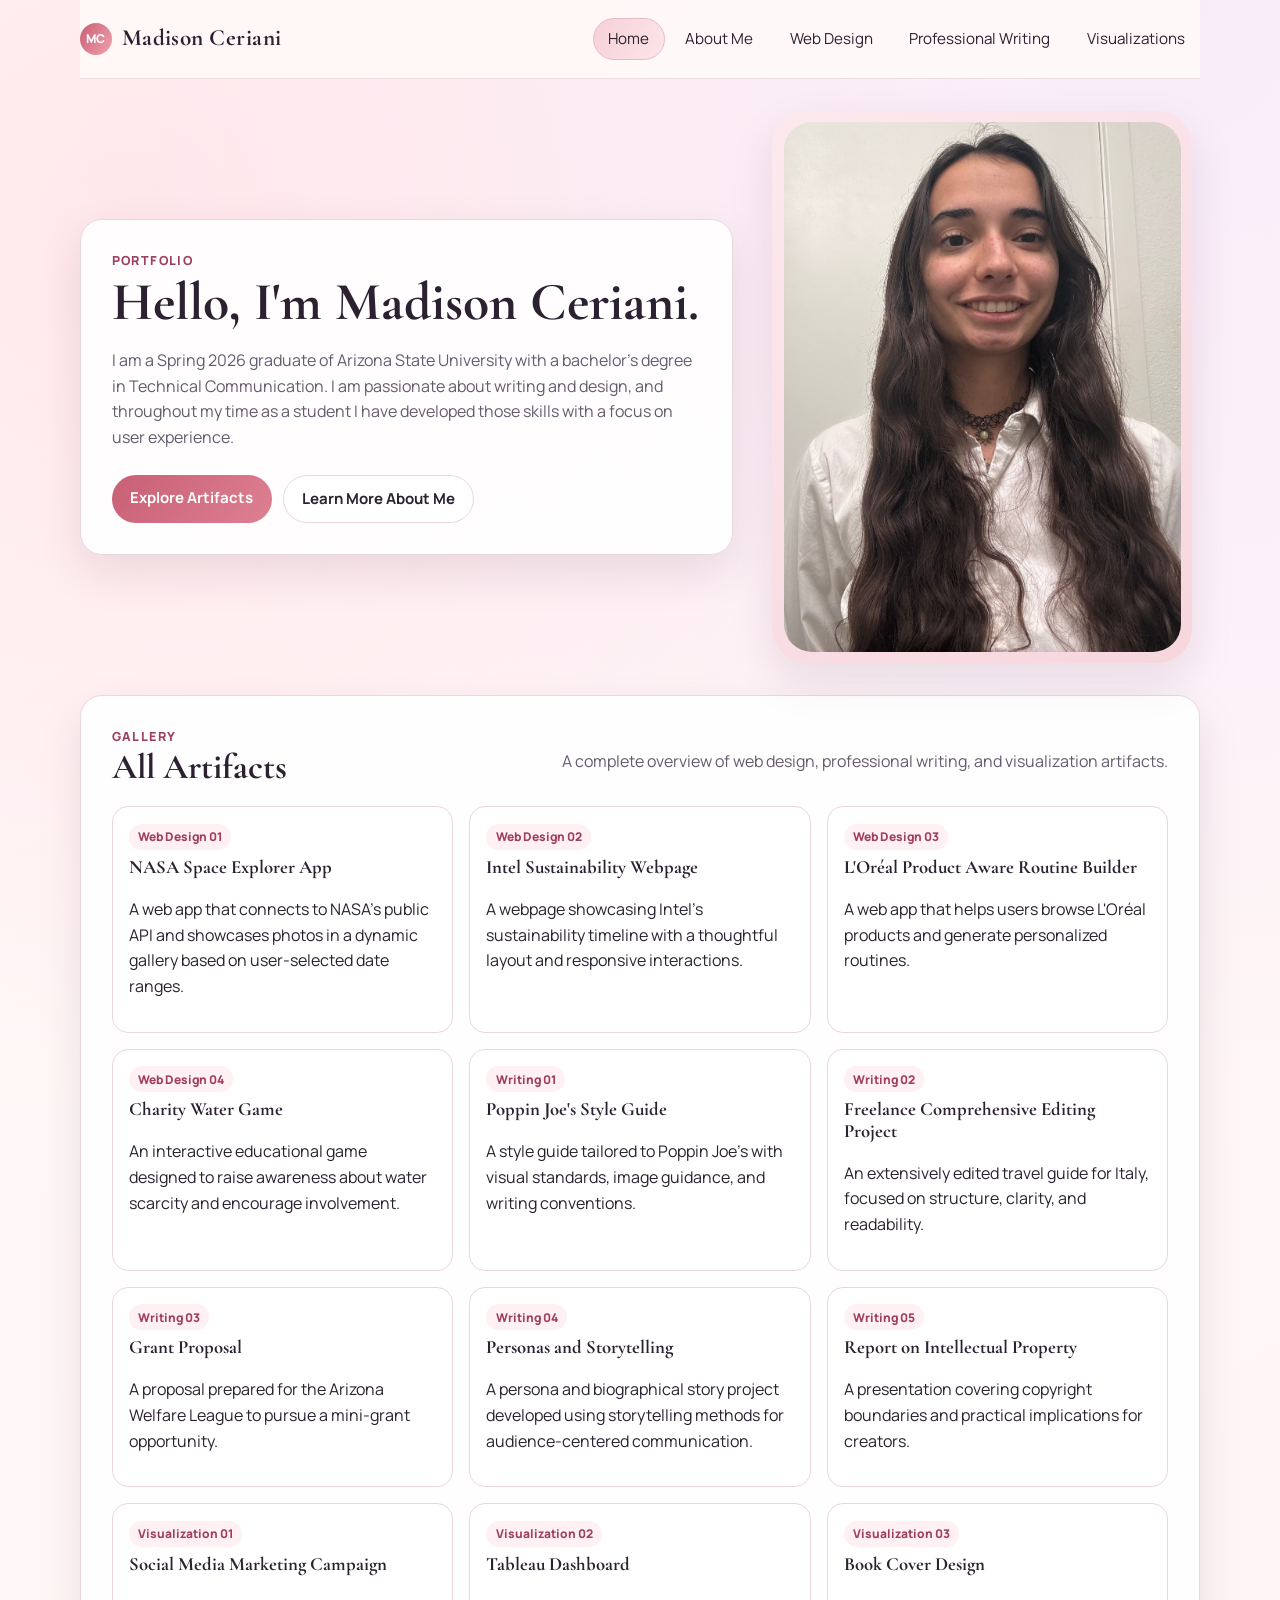
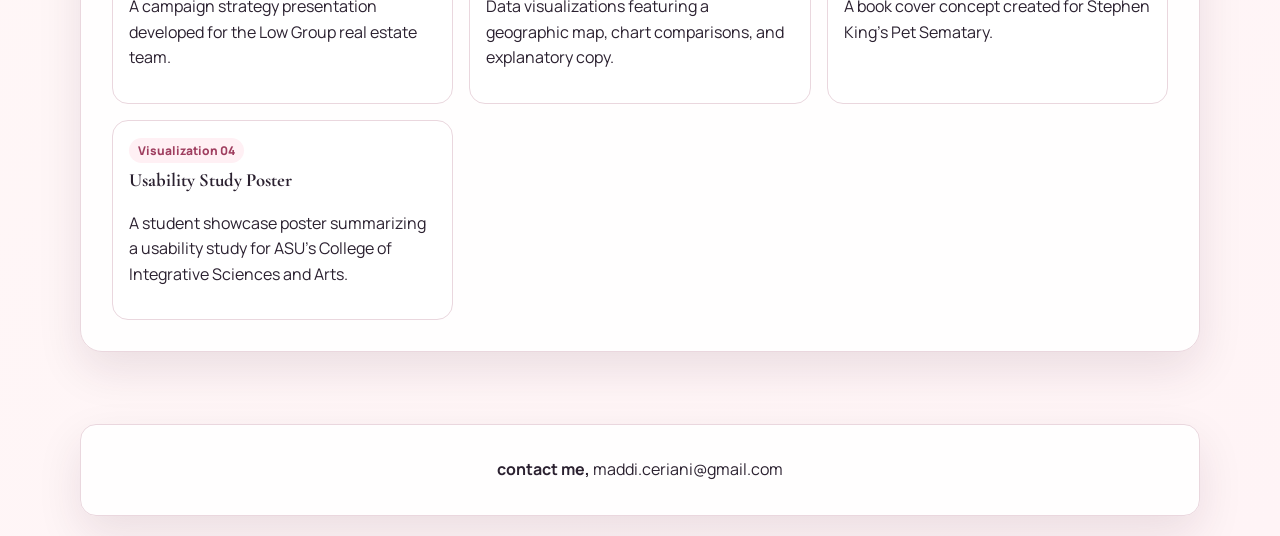
<file: index.html>
<!DOCTYPE html>
<html lang="en">
<head>
  <meta charset="UTF-8">
  <meta name="viewport" content="width=device-width, initial-scale=1.0">
  <title>Madison Ceriani Portfolio | Home</title>
  <link rel="preconnect" href="https://fonts.googleapis.com">
  <link rel="preconnect" href="https://fonts.gstatic.com" crossorigin>
  <link href="https://fonts.googleapis.com/css2?family=Cormorant+Garamond:wght@500;600;700&family=Manrope:wght@400;500;600;700;800&display=swap" rel="stylesheet">
  <link rel="stylesheet" href="assets/css/styles.css">
</head>
<body>
  <div class="page-shell">
    <header class="site-header content-wrap">
      <a class="brand" href="index.html" aria-label="Madison Ceriani portfolio home">
        <span class="brand-mark">MC</span>
        Madison Ceriani
      </a>
      <nav class="nav-links" aria-label="Primary navigation">
        <a class="active" href="index.html">Home</a>
        <a href="about.html">About Me</a>
        <a href="web-design.html">Web Design</a>
        <a href="writing.html">Professional Writing</a>
        <a href="visualizations.html">Visualizations</a>
      </nav>
    </header>

    <main class="content-wrap">
      <section class="hero">
        <div class="hero-panel">
          <div class="eyebrow">Portfolio</div>
          <h1>Hello, I'm Madison Ceriani.</h1>
          <p class="lede">I am a Spring 2026 graduate of Arizona State University with a bachelor's degree in Technical Communication. I am passionate about writing and design, and throughout my time as a student I have developed those skills with a focus on user experience.</p>
          <div class="hero-actions" style="margin-top: 1.5rem;">
            <a class="button" href="web-design.html">Explore Artifacts</a>
            <a class="button-secondary" href="about.html">Learn More About Me</a>
          </div>
        </div>
        <div class="hero-visual">
          <div class="photo-frame">
            <img src="IMG_9565.jpg" alt="Portrait of Madison Ceriani">
          </div>
        </div>
      </section>

      <section class="section-panel">
        <div class="section-head">
          <div>
            <div class="eyebrow">Gallery</div>
            <h2>All Artifacts</h2>
          </div>
          <p class="section-copy">A complete overview of web design, professional writing, and visualization artifacts.</p>
        </div>

        <div class="gallery-grid">
          <article class="gallery-item">
            <div class="tag">Web Design 01</div>
            <h3>NASA Space Explorer App</h3>
            <p>A web app that connects to NASA's public API and showcases photos in a dynamic gallery based on user-selected date ranges.</p>
          </article>
          <article class="gallery-item">
            <div class="tag">Web Design 02</div>
            <h3>Intel Sustainability Webpage</h3>
            <p>A webpage showcasing Intel's sustainability timeline with a thoughtful layout and responsive interactions.</p>
          </article>
          <article class="gallery-item">
            <div class="tag">Web Design 03</div>
            <h3>L'Oréal Product Aware Routine Builder</h3>
            <p>A web app that helps users browse L'Oréal products and generate personalized routines.</p>
          </article>
          <article class="gallery-item">
            <div class="tag">Web Design 04</div>
            <h3>Charity Water Game</h3>
            <p>An interactive educational game designed to raise awareness about water scarcity and encourage involvement.</p>
          </article>
          <article class="gallery-item">
            <div class="tag">Writing 01</div>
            <h3>Poppin Joe's Style Guide</h3>
            <p>A style guide tailored to Poppin Joe's with visual standards, image guidance, and writing conventions.</p>
          </article>
          <article class="gallery-item">
            <div class="tag">Writing 02</div>
            <h3>Freelance Comprehensive Editing Project</h3>
            <p>An extensively edited travel guide for Italy, focused on structure, clarity, and readability.</p>
          </article>
          <article class="gallery-item">
            <div class="tag">Writing 03</div>
            <h3>Grant Proposal</h3>
            <p>A proposal prepared for the Arizona Welfare League to pursue a mini-grant opportunity.</p>
          </article>
          <article class="gallery-item">
            <div class="tag">Writing 04</div>
            <h3>Personas and Storytelling</h3>
            <p>A persona and biographical story project developed using storytelling methods for audience-centered communication.</p>
          </article>
          <article class="gallery-item">
            <div class="tag">Writing 05</div>
            <h3>Report on Intellectual Property</h3>
            <p>A presentation covering copyright boundaries and practical implications for creators.</p>
          </article>
          <article class="gallery-item">
            <div class="tag">Visualization 01</div>
            <h3>Social Media Marketing Campaign</h3>
            <p>A campaign strategy presentation developed for the Low Group real estate team.</p>
          </article>
          <article class="gallery-item">
            <div class="tag">Visualization 02</div>
            <h3>Tableau Dashboard</h3>
            <p>Data visualizations featuring a geographic map, chart comparisons, and explanatory copy.</p>
          </article>
          <article class="gallery-item">
            <div class="tag">Visualization 03</div>
            <h3>Book Cover Design</h3>
            <p>A book cover concept created for Stephen King's Pet Sematary.</p>
          </article>
          <article class="gallery-item">
            <div class="tag">Visualization 04</div>
            <h3>Usability Study Poster</h3>
            <p>A student showcase poster summarizing a usability study for ASU's College of Integrative Sciences and Arts.</p>
          </article>
        </div>
      </section>
    </main>

    <footer class="site-footer">
      <div class="footer-panel content-wrap">
        <p><strong>contact me,</strong> maddi.ceriani@gmail.com</p>
      </div>
    </footer>
  </div>
</body>
</html>
</file>
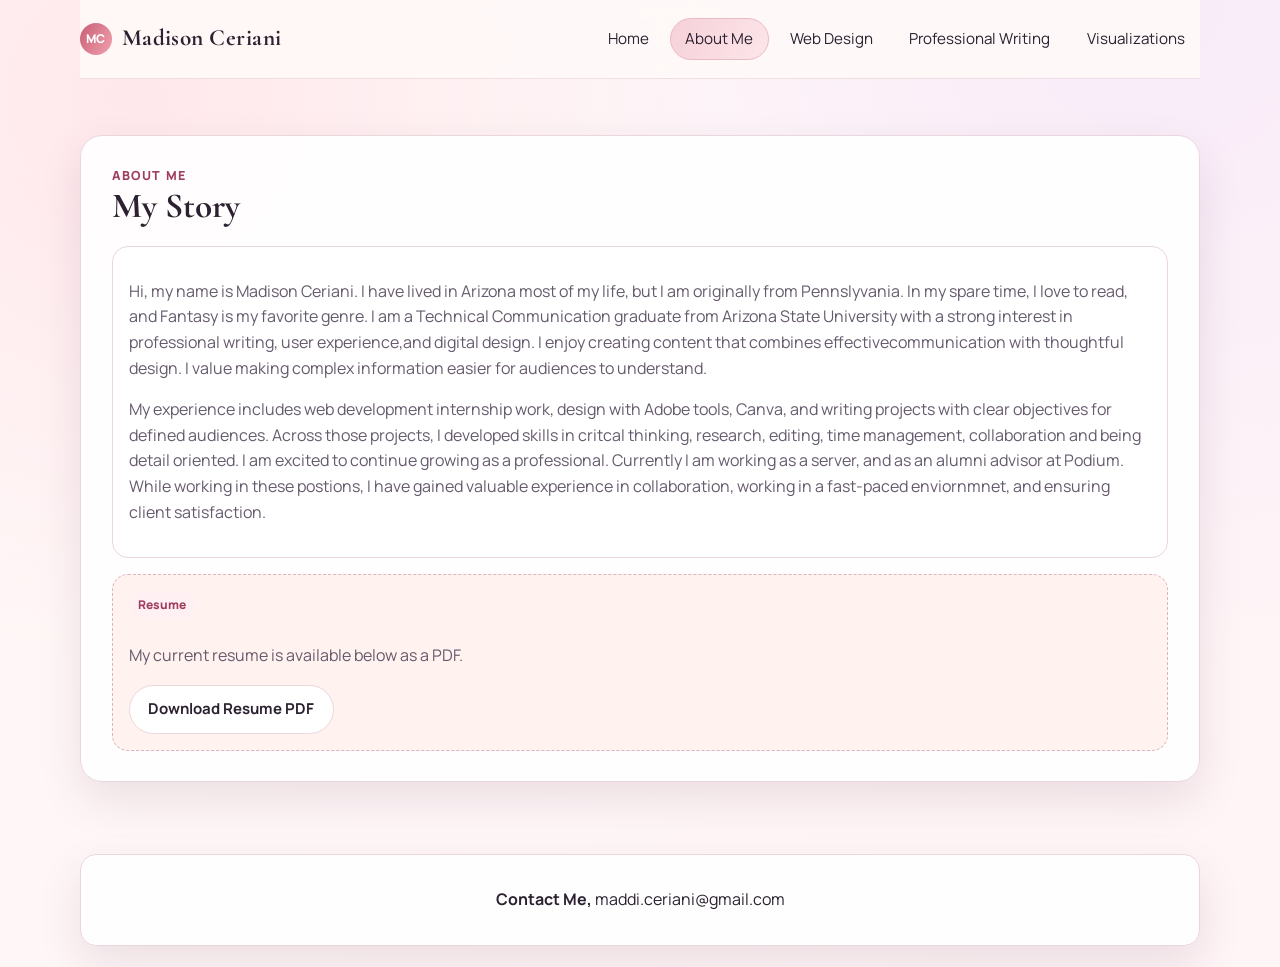
<file: about.html>
<!DOCTYPE html>
<html lang="en">
<head>
  <meta charset="UTF-8">
  <meta name="viewport" content="width=device-width, initial-scale=1.0">
  <title>Madison Ceriani Portfolio | About Me</title>
  <link rel="preconnect" href="https://fonts.googleapis.com">
  <link rel="preconnect" href="https://fonts.gstatic.com" crossorigin>
  <link href="https://fonts.googleapis.com/css2?family=Cormorant+Garamond:wght@500;600;700&family=Manrope:wght@400;500;600;700;800&display=swap" rel="stylesheet">
  <link rel="stylesheet" href="assets/css/styles.css">
</head>
<body>
  <div class="page-shell">
    <header class="site-header content-wrap">
      <a class="brand" href="index.html" aria-label="Madison Ceriani portfolio home">
        <span class="brand-mark">MC</span>
        Madison Ceriani
      </a>
      <nav class="nav-links" aria-label="Primary navigation">
        <a href="index.html">Home</a>
        <a class="active" href="about.html">About Me</a>
        <a href="web-design.html">Web Design</a>
        <a href="writing.html">Professional Writing</a>
        <a href="visualizations.html">Visualizations</a>
      </nav>
    </header>

    <main class="content-wrap">
      <section class="section-panel">
        <div class="section-head">
          <div>
            <div class="eyebrow">About Me</div>
            <h2>My Story</h2>
          </div>
        </div>

        <article class="artifact-card" style="grid-column: span 12; margin-bottom: 1rem;">
          <p class="artifact-meta">Hi, my name is Madison Ceriani. I have lived in Arizona most of my life, but I am originally from Pennslyvania. In my spare time, I love to read, and Fantasy is my favorite genre. I am a Technical Communication graduate from Arizona State University with a strong interest in professional writing, user experience,and digital design. I enjoy creating content that combines effectivecommunication with thoughtful design. I value making complex information easier for audiences to understand.</p>
          <p class="artifact-meta">My experience includes web development internship work, design with Adobe tools, Canva, and writing projects with clear objectives for defined audiences. Across those projects, I developed skills in critcal thinking, research, editing, time management, collaboration and being detail oriented. I am excited to continue growing as a professional. Currently I am working as a server, and as an alumni advisor at Podium. While working in these postions, I have gained valuable experience in collaboration, working in a fast-paced enviornmnet, and ensuring client satisfaction. </p>
        </article>

        <section class="resume-slot">
          <div class="tag">Resume</div>
          <h3 style="margin-top: 0.2rem;"></h3>
          <p class="artifact-meta">My current resume is available below as a PDF.</p>
          <div class="resume-actions">
            <a class="button-secondary" href="My%20new%20resume.pdf" download>Download Resume PDF</a>
          </div>
        </section>
      </section>
    </main>

    <footer class="site-footer">
      <div class="footer-panel content-wrap">
        <p><strong>Contact Me,</strong> maddi.ceriani@gmail.com</p>
      </div>
    </footer>
  </div>
</body>
</html>
</file>
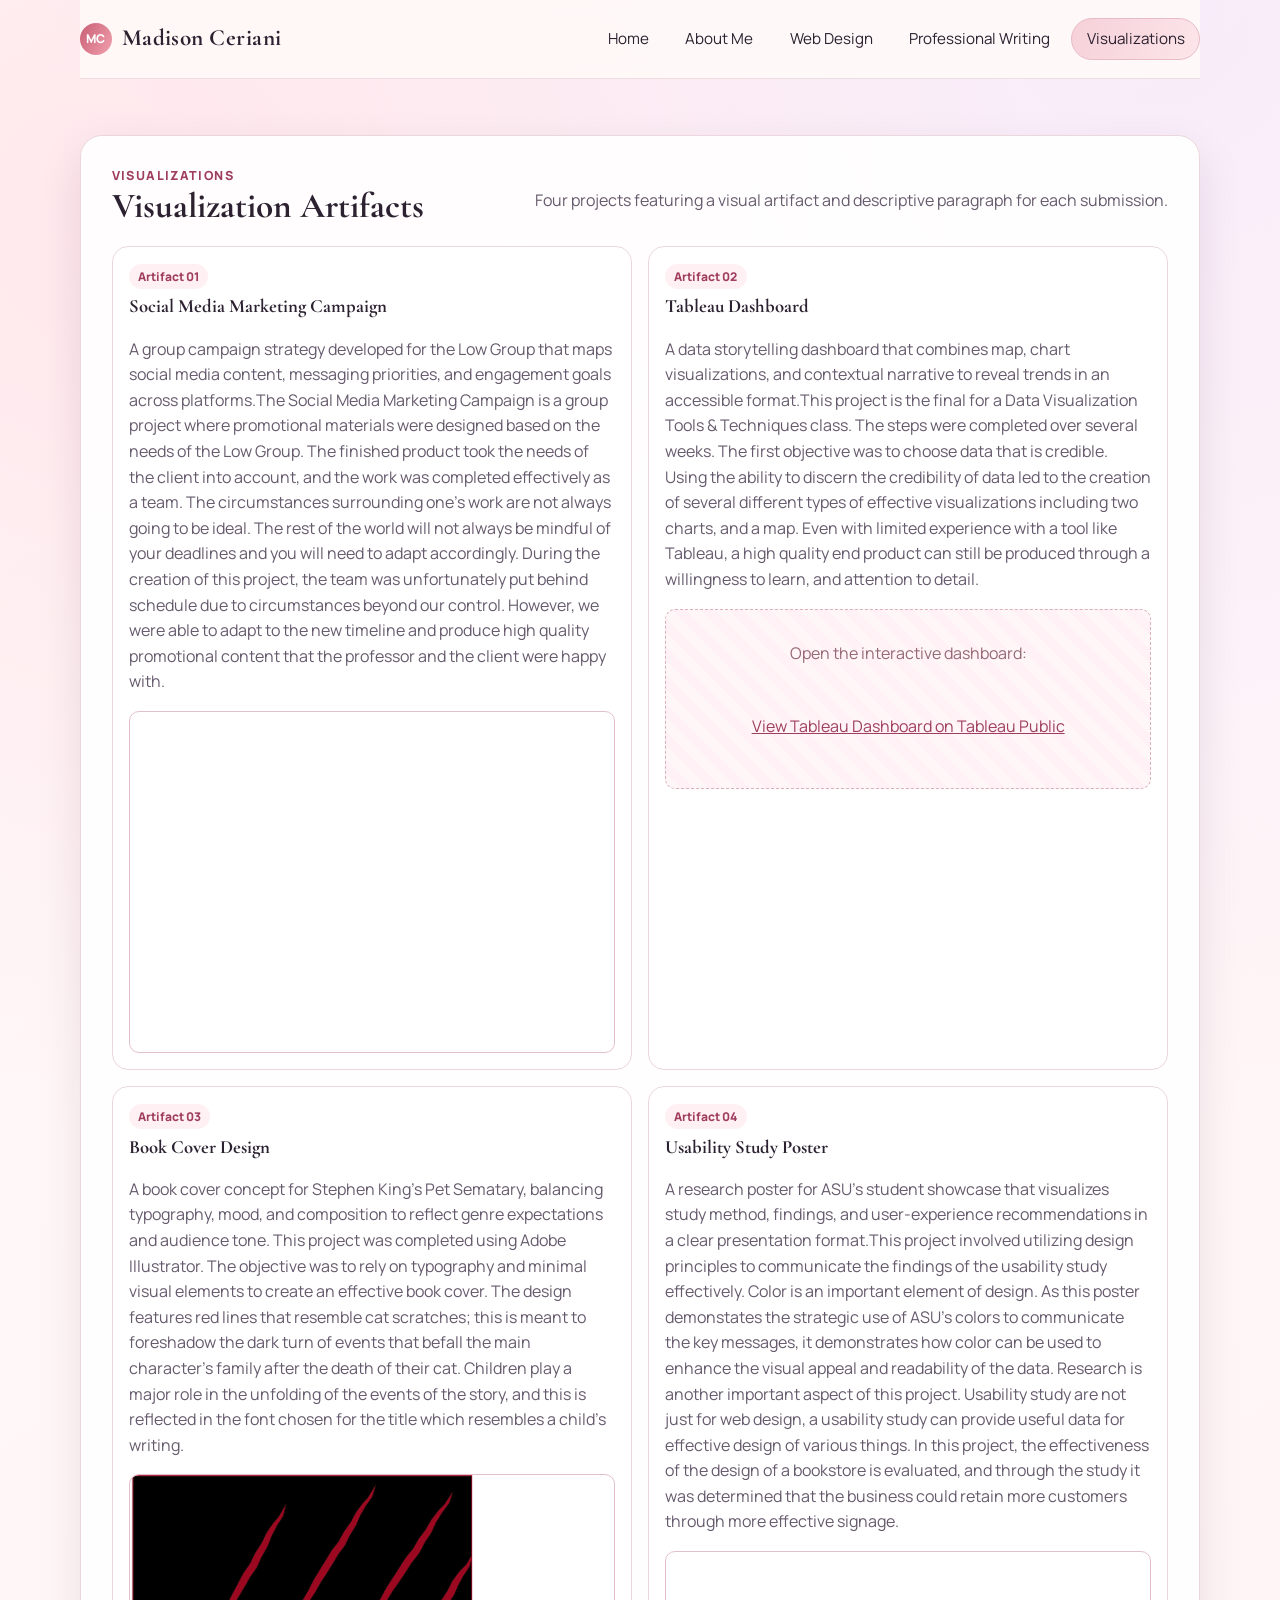
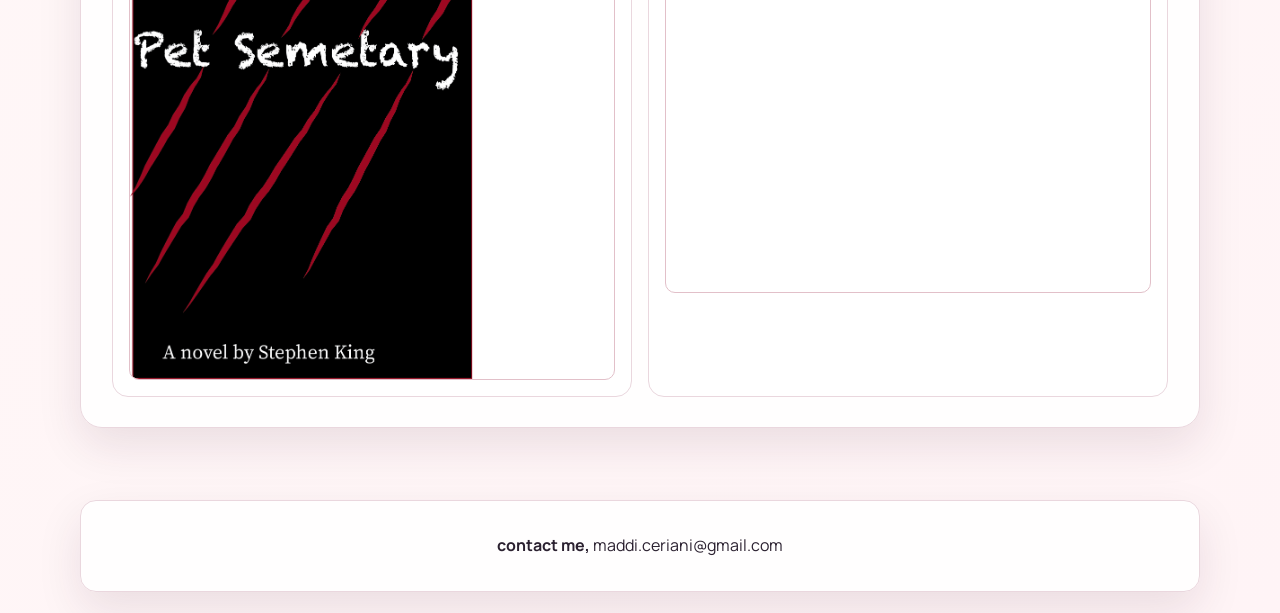
<file: visualizations.html>
<!DOCTYPE html>
<html lang="en">
<head>
  <meta charset="UTF-8">
  <meta name="viewport" content="width=device-width, initial-scale=1.0">
  <title>Madison Ceriani Portfolio | Visualizations</title>
  <link rel="preconnect" href="https://fonts.googleapis.com">
  <link rel="preconnect" href="https://fonts.gstatic.com" crossorigin>
  <link href="https://fonts.googleapis.com/css2?family=Cormorant+Garamond:wght@500;600;700&family=Manrope:wght@400;500;600;700;800&display=swap" rel="stylesheet">
  <link rel="stylesheet" href="assets/css/styles.css">
</head>
<body>
  <div class="page-shell">
    <header class="site-header content-wrap">
      <a class="brand" href="index.html" aria-label="Madison Ceriani portfolio home">
        <span class="brand-mark">MC</span>
        Madison Ceriani
      </a>
      <nav class="nav-links" aria-label="Primary navigation">
        <a href="index.html">Home</a>
        <a href="about.html">About Me</a>
        <a href="web-design.html">Web Design</a>
        <a href="writing.html">Professional Writing</a>
        <a class="active" href="visualizations.html">Visualizations</a>
      </nav>
    </header>

    <main class="content-wrap">
      <section class="section-panel">
        <div class="section-head">
          <div>
            <div class="eyebrow">Visualizations</div>
            <h2>Visualization Artifacts</h2>
          </div>
          <p class="section-copy">Four projects featuring a visual artifact and descriptive paragraph for each submission.</p>
        </div>

        <div class="artifact-grid">
          <article class="artifact-card">
            <div class="tag">Artifact 01</div>
            <h3>Social Media Marketing Campaign</h3>
            <p class="artifact-meta">A group campaign strategy developed for the Low Group that maps social media content, messaging priorities, and engagement goals across platforms.The Social Media Marketing Campaign is a group project where promotional materials were designed based on the needs of the Low Group. The  finished product took the needs of the client into account, and the work was completed effectively as a team. 
The circumstances surrounding one’s work are not always going to be ideal. The rest of the world will not always be mindful of your deadlines and you will need to adapt accordingly. During the creation of this project, the team was unfortunately put behind schedule due to circumstances beyond our control. However, we were able to adapt to the new timeline and produce high quality promotional content that the professor and the client were happy with.  
</p>
            <div class="media-slot">
              <div class="pdf-view">
                <iframe src="Social%20MEdia%20MArketing.pdf" title="Social Media Marketing Campaign PDF"></iframe>
              </div>
            </div>
          </article>

          <article class="artifact-card">
            <div class="tag">Artifact 02</div>
            <h3>Tableau Dashboard</h3>
            <p class="artifact-meta">A data storytelling dashboard that combines map, chart visualizations, and contextual narrative to reveal trends in an accessible format.This project is the final for a  Data Visualization Tools & Techniques class. The steps were completed over several weeks.  The first objective was to choose data that is credible. Using the ability to discern the credibility of data led to the  creation of several different types of effective visualizations including two charts, and a map. Even with limited experience with a tool like Tableau, a high quality end product can still be produced through a willingness to learn, and attention to detail.
</p>
            <div class="media-slot">
              <div class="placeholder-block">
                <span>Open the interactive dashboard:</span>
                <p>
                  <a href="https://public.tableau.com/app/profile/madison.ceriani/viz/FinalProject_17277622467540/Dashboard1" target="_blank" rel="noopener noreferrer">View Tableau Dashboard on Tableau Public</a>
                </p>
              </div>
            </div>
          </article>

          <article class="artifact-card">
            <div class="tag">Artifact 03</div>
            <h3>Book Cover Design</h3>
            <p class="artifact-meta">A book cover concept for Stephen King's Pet Sematary, balancing typography, mood, and composition to reflect genre expectations and audience tone.	This project was completed using  Adobe Illustrator. The objective was to rely on typography and minimal visual elements to create an effective book cover. The design features red lines that resemble cat scratches; this is meant to foreshadow the dark turn of events that befall the main character’s family after the death of their cat. Children play a major role in the unfolding of the events of the story, and this is reflected in the font chosen for the title which resembles a child’s writing. 
</p>
            <div class="media-slot">
              <img class="artifact-image" src="Bookcover.png" alt="Pet Sematary book cover design" loading="lazy">
            </div>
          </article>

          <article class="artifact-card">
            <div class="tag">Artifact 04</div>
            <h3>Usability Study Poster</h3>
            <p class="artifact-meta">A research poster for ASU's student showcase that visualizes study method, findings, and user-experience recommendations in a clear presentation format.This project involved utilizing design principles to communicate the findings of the usability study effectively. Color is an important element of design. As this poster demonstates the strategic use of ASU's colors to communicate the key messages, it demonstrates how color can be used to enhance the visual appeal and readability of the data. Research is another important aspect of this project. Usability study are not just for web design, a usability study can provide useful data for effective design of various things. In this project, the effectiveness of the design of a bookstore is evaluated, and through the study it was determined that the business could retain more customers through more effective signage.</p>
            <div class="media-slot">
              <div class="pdf-view">
                <iframe src="CISA_student_showcase-template%202.pdf" title="Usability Study Poster PDF"></iframe>
              </div>
            </div>
          </article>
        </div>
      </section>
    </main>

    <footer class="site-footer">
      <div class="footer-panel content-wrap">
        <p><strong>contact me,</strong> maddi.ceriani@gmail.com</p>
      </div>
    </footer>
  </div>
</body>
</html>
</file>
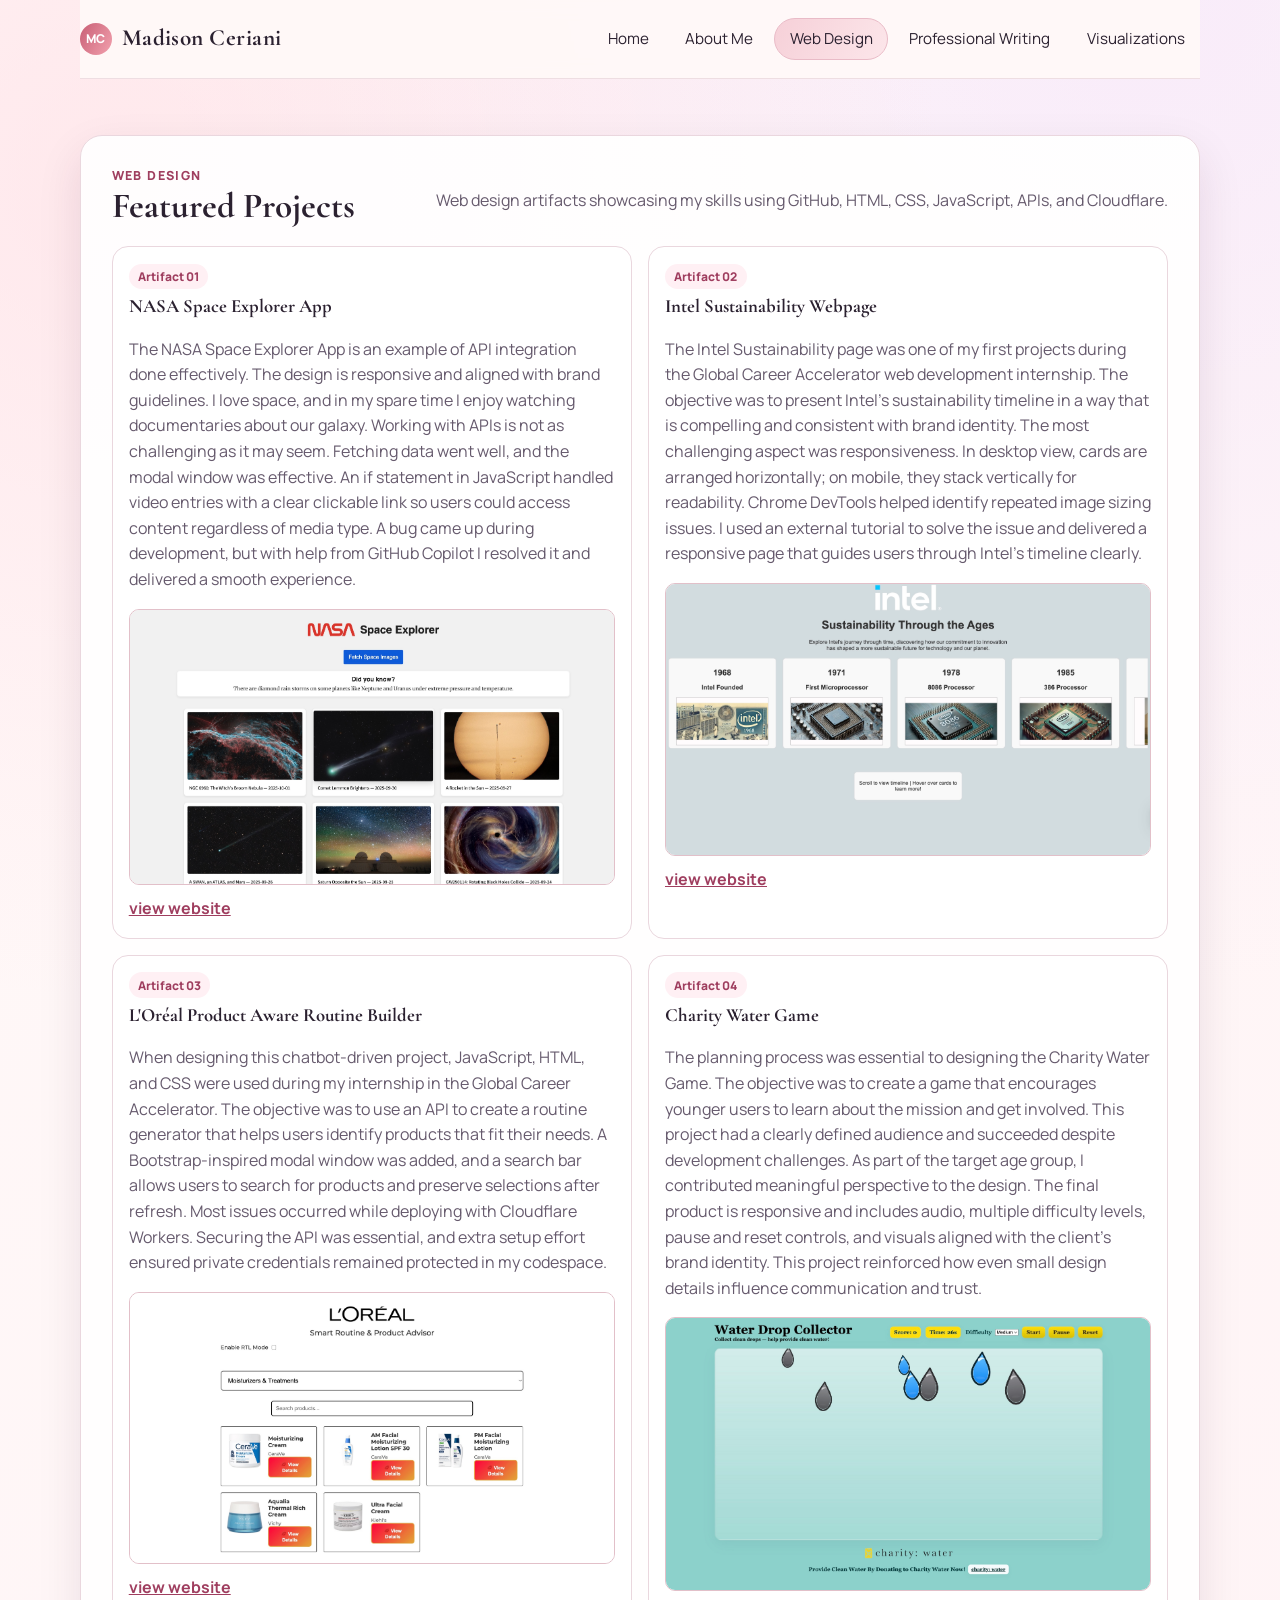
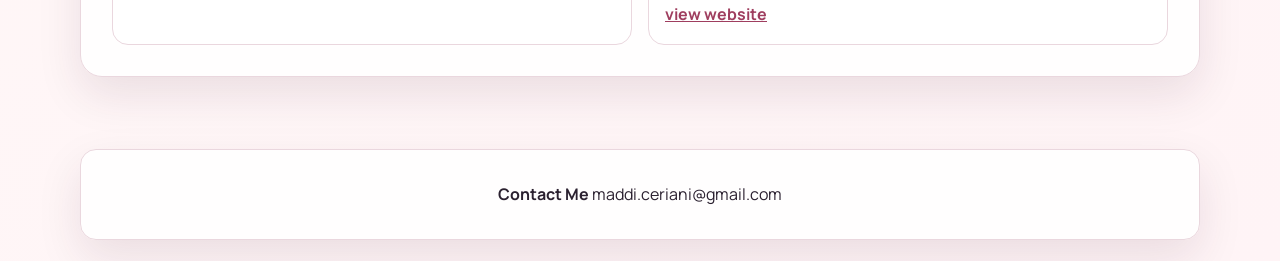
<file: web-design.html>
<!DOCTYPE html>
<html lang="en">
<head>
  <meta charset="UTF-8">
  <meta name="viewport" content="width=device-width, initial-scale=1.0">
  <title>Madison Ceriani Portfolio | Web Design</title>
  <link rel="preconnect" href="https://fonts.googleapis.com">
  <link rel="preconnect" href="https://fonts.gstatic.com" crossorigin>
  <link href="https://fonts.googleapis.com/css2?family=Cormorant+Garamond:wght@500;600;700&family=Manrope:wght@400;500;600;700;800&display=swap" rel="stylesheet">
  <link rel="stylesheet" href="assets/css/styles.css">
</head>
<body>
  <div class="page-shell">
    <header class="site-header content-wrap">
      <a class="brand" href="index.html" aria-label="Madison Ceriani portfolio home">
        <span class="brand-mark">MC</span>
        Madison Ceriani
      </a>
      <nav class="nav-links" aria-label="Primary navigation">
        <a href="index.html">Home</a>
        <a href="about.html">About Me</a>
        <a class="active" href="web-design.html">Web Design</a>
        <a href="writing.html">Professional Writing</a>
        <a href="visualizations.html">Visualizations</a>
      </nav>
    </header>

    <main class="content-wrap">
      <section class="section-panel">
        <div class="section-head">
          <div>
            <div class="eyebrow">Web Design</div>
            <h2>Featured Projects</h2>
          </div>
          <p class="section-copy">Web design artifacts showcasing my skills using GitHub, HTML, CSS, JavaScript, APIs, and Cloudflare.</p>
        </div>

        <div class="artifact-grid">
          <article class="artifact-card">
            <div class="tag">Artifact 01</div>
            <h3>NASA Space Explorer App</h3>
            <p class="artifact-meta">The NASA Space Explorer App is an example of API integration done effectively. The design is responsive and aligned with brand guidelines. I love space, and in my spare time I enjoy watching documentaries about our galaxy. Working with APIs is not as challenging as it may seem. Fetching data went well, and the modal window was effective. An if statement in JavaScript handled video entries with a clear clickable link so users could access content regardless of media type. A bug came up during development, but with help from GitHub Copilot I resolved it and delivered a smooth experience.</p>
            <div class="media-slot">
              <img class="artifact-image" src="nasa-space-explorer.jpg" alt="NASA Space Explorer app screenshot" loading="lazy">
            </div>
            <div class="artifact-links">
              <a href="https://madisonceriani.github.io/09-nasa-space-explorer-v2/" target="_blank" rel="noopener noreferrer">view website</a>
            </div>
          </article>

          <article class="artifact-card">
            <div class="tag">Artifact 02</div>
            <h3>Intel Sustainability Webpage</h3>
            <p class="artifact-meta">The Intel Sustainability page was one of my first projects during the Global Career Accelerator web development internship. The objective was to present Intel's sustainability timeline in a way that is compelling and consistent with brand identity. The most challenging aspect was responsiveness. In desktop view, cards are arranged horizontally; on mobile, they stack vertically for readability. Chrome DevTools helped identify repeated image sizing issues. I used an external tutorial to solve the issue and delivered a responsive page that guides users through Intel's timeline clearly.</p>
            <div class="media-slot">
              <img class="artifact-image" src="intel-sustainability.jpg" alt="Intel Sustainability Through the Ages webpage screenshot" loading="lazy">
            </div>
            <div class="artifact-links">
              <a href="https://madisonceriani.github.io/02-prj-intel-sustainability/" target="_blank" rel="noopener noreferrer">view website</a>
            </div>
          </article>

          <article class="artifact-card">
            <div class="tag">Artifact 03</div>
            <h3>L'Oréal Product Aware Routine Builder</h3>
            <p class="artifact-meta">When designing this chatbot-driven project, JavaScript, HTML, and CSS were used during my internship in the Global Career Accelerator. The objective was to use an API to create a routine generator that helps users identify products that fit their needs. A Bootstrap-inspired modal window was added, and a search bar allows users to search for products and preserve selections after refresh. Most issues occurred while deploying with Cloudflare Workers. Securing the API was essential, and extra setup effort ensured private credentials remained protected in my codespace.</p>
            <div class="media-slot">
              <img class="artifact-image" src="loreal-routine-builder.jpg" alt="L'Oreal Smart Routine and Product Advisor screenshot" loading="lazy">
            </div>
            <div class="artifact-links">
              <a href="https://madisonceriani.github.io/09-prj-loreal-routine-builder/" target="_blank" rel="noopener noreferrer">view website</a>
            </div>
          </article>

          <article class="artifact-card">
            <div class="tag">Artifact 04</div>
            <h3>Charity Water Game</h3>
            <p class="artifact-meta">The planning process was essential to designing the Charity Water Game. The objective was to create a game that encourages younger users to learn about the mission and get involved. This project had a clearly defined audience and succeeded despite development challenges. As part of the target age group, I contributed meaningful perspective to the design. The final product is responsive and includes audio, multiple difficulty levels, pause and reset controls, and visuals aligned with the client's brand identity. This project reinforced how even small design details influence communication and trust.</p>
            <div class="media-slot">
              <img class="artifact-image" src="charity-water-game.jpg" alt="Charity Water Game screenshot" loading="lazy">
            </div>
            <div class="artifact-links">
              <a href="https://madisonceriani.github.io/updated-water-drop-game/" target="_blank" rel="noopener noreferrer">view website</a>
            </div>
          </article>
        </div>
      </section>
    </main>

    <footer class="site-footer">
      <div class="footer-panel content-wrap">
        <p><strong>Contact Me</strong> maddi.ceriani@gmail.com</p>
      </div>
    </footer>
  </div>
</body>
</html>
</file>
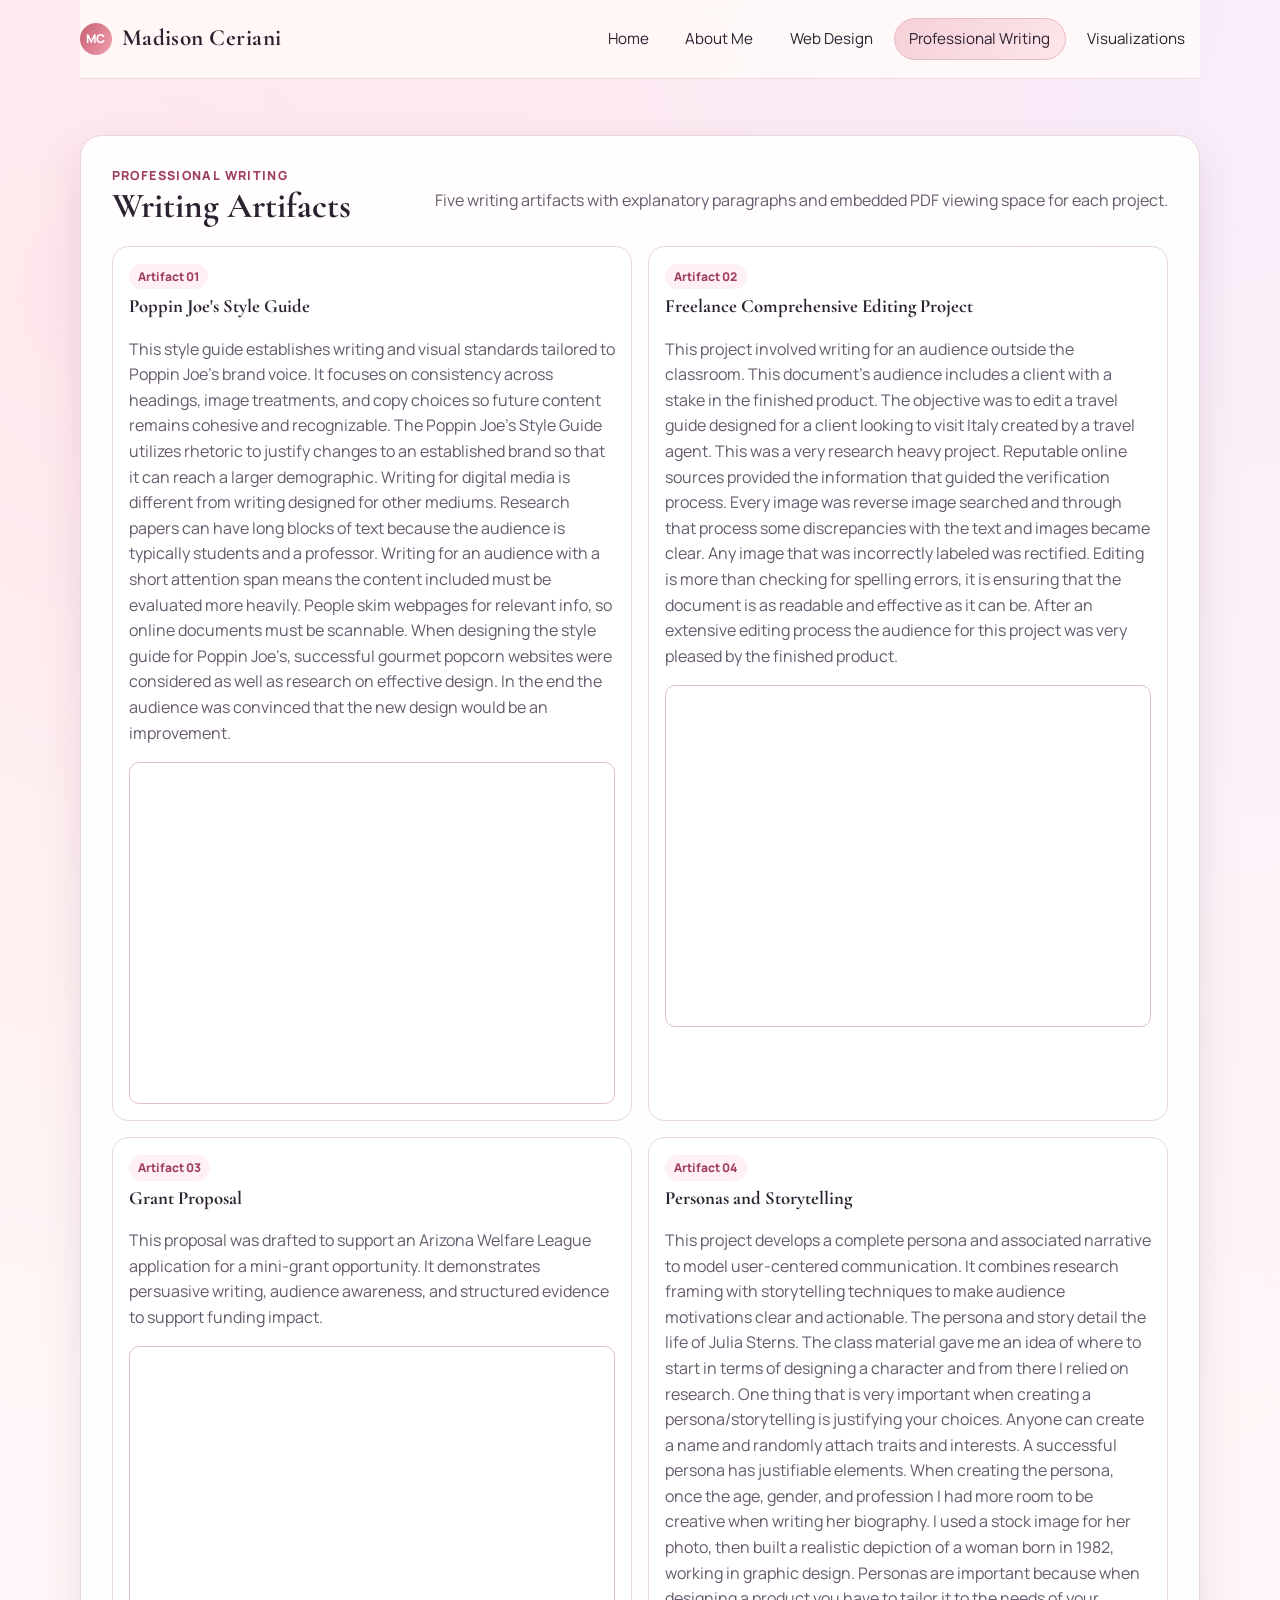
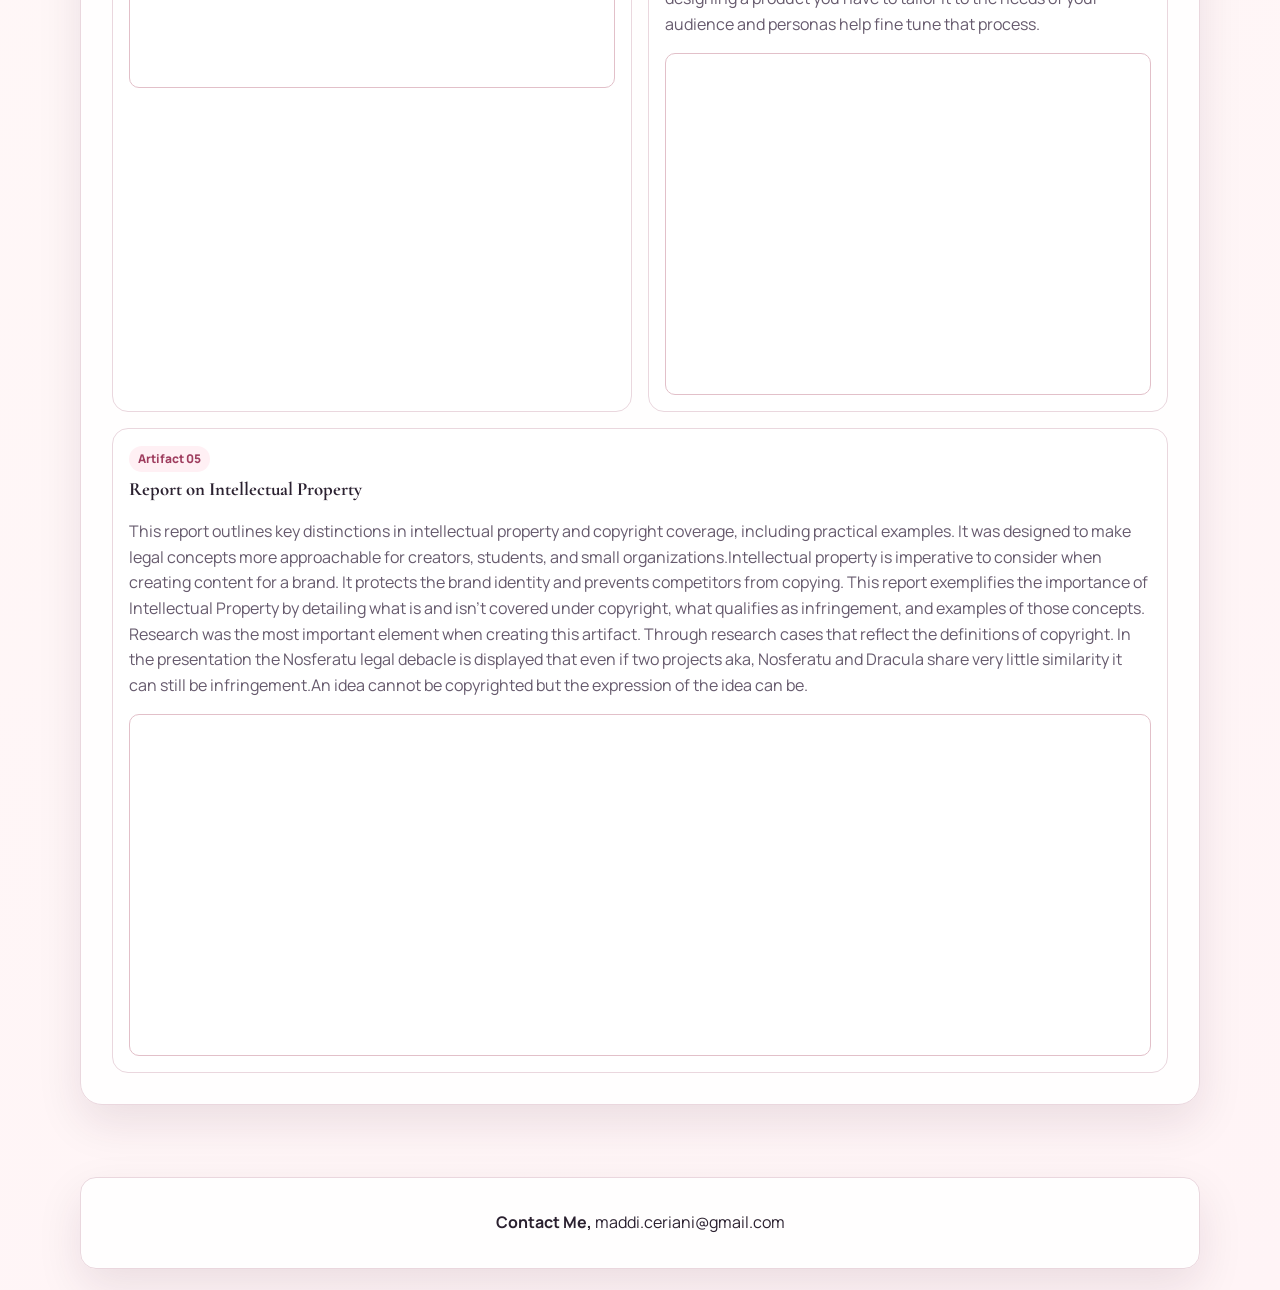
<file: writing.html>
<!DOCTYPE html>
<html lang="en">
<head>
  <meta charset="UTF-8">
  <meta name="viewport" content="width=device-width, initial-scale=1.0">
  <title>Madison Ceriani Portfolio | Professional Writing</title>
  <link rel="preconnect" href="https://fonts.googleapis.com">
  <link rel="preconnect" href="https://fonts.gstatic.com" crossorigin>
  <link href="https://fonts.googleapis.com/css2?family=Cormorant+Garamond:wght@500;600;700&family=Manrope:wght@400;500;600;700;800&display=swap" rel="stylesheet">
  <link rel="stylesheet" href="assets/css/styles.css">
</head>
<body>
  <div class="page-shell">
    <header class="site-header content-wrap">
      <a class="brand" href="index.html" aria-label="Madison Ceriani portfolio home">
        <span class="brand-mark">MC</span>
        Madison Ceriani
      </a>
      <nav class="nav-links" aria-label="Primary navigation">
        <a href="index.html">Home</a>
        <a href="about.html">About Me</a>
        <a href="web-design.html">Web Design</a>
        <a class="active" href="writing.html">Professional Writing</a>
        <a href="visualizations.html">Visualizations</a>
      </nav>
    </header>

    <main class="content-wrap">
      <section class="section-panel">
        <div class="section-head">
          <div>
            <div class="eyebrow">Professional Writing</div>
            <h2>Writing Artifacts</h2>
          </div>
          <p class="section-copy">Five writing artifacts with explanatory paragraphs and embedded PDF viewing space for each project.</p>
        </div>

        <div class="artifact-grid">
          <article class="artifact-card">
            <div class="tag">Artifact 01</div>
            <h3>Poppin Joe's Style Guide</h3>
            <p class="artifact-meta">This style guide establishes writing and visual standards tailored to Poppin Joe's brand voice. It focuses on consistency across headings, image treatments, and copy choices so future content remains cohesive and recognizable. The Poppin Joe’s Style Guide utilizes rhetoric to justify changes to an established brand so that it can reach a larger demographic. Writing for digital media is different from writing designed for other mediums. Research papers can have long blocks of text because the audience is typically students and a professor. Writing for an audience with a short attention span means the content included must be evaluated more heavily. People skim webpages for relevant info, so online documents must be scannable.  When designing the style guide for Poppin Joe’s, successful gourmet popcorn websites were considered as well as research on effective design. In the end the audience was convinced that the new design would be an improvement. </p>
            <div class="pdf-view">
              <iframe src="Poppin%20Joe%27s%20Style%20Guide.pdf" title="Poppin Joe's Style Guide PDF"></iframe>
            </div>
          </article>

          <article class="artifact-card">
            <div class="tag">Artifact 02</div>
            <h3>Freelance Comprehensive Editing Project</h3>
            <p class="artifact-meta">This project involved writing for an audience outside the classroom. This document’s audience includes a client with a stake in the finished product. The objective was to edit a travel guide designed for a client looking to visit Italy created by a travel agent. 
This was a very research heavy project. Reputable online sources provided the information that guided the verification process. Every image was reverse image searched and through that process some discrepancies with the text and images became clear. Any image that was incorrectly labeled was rectified. Editing is more than checking for spelling errors, it is ensuring that the document is as readable and effective as it can be. After an extensive editing process the audience for this project was very pleased by the finished product.
</p>
            <div class="pdf-view">
              <iframe src="Comprehensive%20Editing%20.pdf" title="Freelance Comprehensive Editing Project PDF"></iframe>
            </div>
          </article>

          <article class="artifact-card">
            <div class="tag">Artifact 03</div>
            <h3>Grant Proposal</h3>
            <p class="artifact-meta">This proposal was drafted to support an Arizona Welfare League application for a mini-grant opportunity. It demonstrates persuasive writing, audience awareness, and structured evidence to support funding impact.</p>
            <div class="pdf-view">
              <iframe src="GrantProposal.pdf" title="Grant Proposal PDF"></iframe>
            </div>
          </article>

          <article class="artifact-card">
            <div class="tag">Artifact 04</div>
            <h3>Personas and Storytelling</h3>
            <p class="artifact-meta">This project develops a complete persona and associated narrative to model user-centered communication. It combines research framing with storytelling techniques to make audience motivations clear and actionable.
The persona and story detail the life of Julia Sterns. The class material gave me an idea of where to start in terms of designing a character and from there I relied on research. 
One thing that is very important when creating a persona/storytelling is justifying your choices. Anyone can create a name and randomly attach traits and interests. A successful persona has justifiable elements. When creating the  persona, once  the age, gender, and profession I had more room to be creative when writing her biography. I used a stock image for her photo, then built a realistic depiction of a woman born in 1982, working in graphic design. Personas are important because when designing a product you have to tailor it to the needs of your audience and personas help fine tune that process.  
</p>
            <div class="pdf-view">
              <iframe src="Personas.pdf" title="Personas and Storytelling PDF"></iframe>
            </div>
          </article>

          <article class="artifact-card" style="grid-column: span 12;">
            <div class="tag">Artifact 05</div>
            <h3>Report on Intellectual Property</h3>
            <p class="artifact-meta">This report outlines key distinctions in intellectual property and copyright coverage, including practical examples. It was designed to make legal concepts more approachable for creators, students, and small organizations.Intellectual property is imperative to consider when creating content for a brand. It protects the brand identity and prevents competitors from copying. This report exemplifies the importance of Intellectual Property by detailing what is and isn’t covered under copyright, what qualifies as infringement, and examples of those concepts. Research was the most important element when creating this artifact. Through research cases that reflect the definitions of copyright. In the presentation the Nosferatu legal debacle is displayed that even if two projects aka, Nosferatu and Dracula share very little similarity it can still be infringement.An idea cannot be copyrighted but the expression of the idea can be.  
</p>
            <div class="pdf-view">
              <iframe src="Copyright.pdf" title="Report on Intellectual Property PDF"></iframe>
            </div>
          </article>
        </div>
      </section>
    </main>

    <footer class="site-footer">
      <div class="footer-panel content-wrap">
        <p><strong>Contact Me,</strong> maddi.ceriani@gmail.com</p>
      </div>
    </footer>
  </div>
</body>
</html>
</file>
<file: assets/css/styles.css>
:root {
  --bg: #fff9f8;
  --surface: #ffffff;
  --surface-soft: #fff2ef;
  --ink: #2b2130;
  --muted: #665a6d;
  --accent: #c85f75;
  --accent-deep: #9f3e5f;
  --line: #ead7de;
  --shadow: 0 18px 45px rgba(55, 24, 46, 0.1);
  --radius-lg: 22px;
  --radius-md: 16px;
  --radius-sm: 10px;
}

* {
  box-sizing: border-box;
}

html,
body {
  margin: 0;
  padding: 0;
}

body {
  font-family: "Manrope", sans-serif;
  color: var(--ink);
  background:
    radial-gradient(circle at 10% 10%, rgba(255, 211, 221, 0.45) 0, transparent 40%),
    radial-gradient(circle at 90% 0%, rgba(233, 208, 255, 0.3) 0, transparent 45%),
    linear-gradient(145deg, #fff9f8 0%, #fff4f6 100%);
  line-height: 1.6;
}

a {
  color: var(--accent-deep);
}

a:hover {
  color: var(--accent);
}

img {
  max-width: 100%;
  display: block;
}

.page-shell {
  min-height: 100vh;
  display: flex;
  flex-direction: column;
}

.content-wrap {
  width: min(1120px, 92vw);
  margin: 0 auto;
}

.site-header {
  display: flex;
  justify-content: space-between;
  align-items: center;
  gap: 1rem;
  padding: 1.1rem 0;
  position: sticky;
  top: 0;
  z-index: 100;
  background: rgba(255, 249, 248, 0.92);
  backdrop-filter: blur(8px);
  border-bottom: 1px solid rgba(234, 215, 222, 0.8);
}

.brand {
  display: inline-flex;
  align-items: center;
  gap: 0.6rem;
  font-family: "Cormorant Garamond", serif;
  font-weight: 700;
  font-size: 1.45rem;
  letter-spacing: 0.02em;
  text-decoration: none;
  color: var(--ink);
}

.brand-mark {
  display: grid;
  place-items: center;
  width: 2rem;
  aspect-ratio: 1;
  border-radius: 999px;
  background: linear-gradient(120deg, var(--accent), #f2a1ae);
  color: #fff;
  font-family: "Manrope", sans-serif;
  font-size: 0.76rem;
  font-weight: 800;
}

.nav-links {
  display: flex;
  align-items: center;
  gap: 0.35rem;
  flex-wrap: wrap;
  justify-content: flex-end;
}

.nav-links a {
  text-decoration: none;
  color: var(--ink);
  padding: 0.5rem 0.9rem;
  border-radius: 999px;
  font-size: 0.95rem;
  border: 1px solid transparent;
  transition: all 180ms ease;
}

.nav-links a:hover,
.nav-links a:focus-visible {
  border-color: var(--line);
  background: #fff;
}

.nav-links a.active {
  background: linear-gradient(120deg, #f6d0d8, #fce6ea);
  border-color: #e9bbc7;
}

main {
  flex: 1;
  padding: 2rem 0 3.5rem;
}

.hero {
  display: grid;
  grid-template-columns: 1.2fr 0.8fr;
  gap: 2rem;
  align-items: center;
  margin-bottom: 2rem;
}

.hero-panel,
.section-panel {
  background: rgba(255, 255, 255, 0.92);
  border: 1px solid var(--line);
  border-radius: var(--radius-lg);
  box-shadow: var(--shadow);
}

.hero-panel {
  padding: clamp(1.5rem, 2.4vw, 2.2rem);
}

.hero h1,
h2,
h3 {
  font-family: "Cormorant Garamond", serif;
  line-height: 1.15;
  margin-top: 0;
}

.hero h1 {
  font-size: clamp(2rem, 5.6vw, 3.35rem);
  margin-bottom: 0.4rem;
}

.lede,
.section-copy,
.artifact-meta {
  color: var(--muted);
}

.hero-actions {
  display: flex;
  gap: 0.7rem;
  flex-wrap: wrap;
}

.button,
.button-secondary {
  text-decoration: none;
  border-radius: 999px;
  padding: 0.7rem 1.15rem;
  font-weight: 700;
  font-size: 0.94rem;
}

.button {
  background: linear-gradient(130deg, var(--accent), #de8092);
  color: #fff;
}

.button:hover {
  filter: brightness(1.05);
}

.button-secondary {
  border: 1px solid var(--line);
  color: var(--ink);
  background: #fff;
}

.hero-visual {
  display: flex;
  justify-content: center;
}

.photo-frame {
  width: min(420px, 100%);
  border-radius: 34px;
  padding: 0.7rem;
  background: linear-gradient(145deg, #fce9ee, #f7d6de);
  box-shadow: var(--shadow);
}

.photo-frame img {
  border-radius: 28px;
  object-fit: cover;
  width: 100%;
  aspect-ratio: 3 / 4;
}

.section-panel {
  padding: clamp(1.15rem, 2.4vw, 2rem);
  margin-top: 1.5rem;
}

.section-head {
  display: flex;
  justify-content: space-between;
  gap: 1rem;
  align-items: end;
  margin-bottom: 1rem;
}

.section-head h2 {
  margin-bottom: 0.2rem;
  font-size: clamp(1.6rem, 4vw, 2.2rem);
}

.eyebrow {
  text-transform: uppercase;
  letter-spacing: 0.11em;
  font-size: 0.78rem;
  font-weight: 800;
  color: var(--accent-deep);
}

.gallery-grid,
.artifact-grid {
  display: grid;
  grid-template-columns: repeat(12, minmax(0, 1fr));
  gap: 1rem;
}

.gallery-item,
.artifact-card {
  border: 1px solid var(--line);
  background: #fff;
  border-radius: var(--radius-md);
  padding: 1rem;
}

.gallery-item {
  grid-column: span 4;
}

.artifact-card {
  grid-column: span 6;
}

.tag {
  display: inline-block;
  font-size: 0.75rem;
  font-weight: 800;
  padding: 0.2rem 0.58rem;
  border-radius: 999px;
  background: #fff0f4;
  color: var(--accent-deep);
  margin-bottom: 0.45rem;
}

.media-slot {
  margin-top: 0.8rem;
}

.artifact-image {
  width: 100%;
  border-radius: var(--radius-sm);
  border: 1px solid #e2c0c9;
  background: #fff;
}

.placeholder-block {
  border: 1px dashed #d8afba;
  min-height: 180px;
  border-radius: var(--radius-sm);
  display: grid;
  place-items: center;
  background: repeating-linear-gradient(
    45deg,
    #fff6f8,
    #fff6f8 10px,
    #fff1f5 10px,
    #fff1f5 20px
  );
  color: #956876;
  text-align: center;
  padding: 1rem;
}

.artifact-links {
  margin-top: 0.7rem;
  display: flex;
  gap: 0.75rem;
  flex-wrap: wrap;
}

.artifact-links a {
  font-weight: 700;
}

.resume-slot {
  border: 1px dashed #dcb4bf;
  border-radius: var(--radius-md);
  padding: 1rem;
  background: var(--surface-soft);
}

.resume-actions {
  display: flex;
  gap: 0.8rem;
  align-items: center;
  flex-wrap: wrap;
}

.pdf-view {
  margin-top: 0.9rem;
  border-radius: var(--radius-sm);
  border: 1px solid #e2c0c9;
  overflow: hidden;
  background: #fff;
}

.pdf-view iframe {
  display: block;
  width: 100%;
  min-height: 340px;
  border: 0;
}

.site-footer {
  margin-top: auto;
  padding: 1rem 0 1.3rem;
}

.footer-panel {
  border: 1px solid var(--line);
  background: rgba(255, 255, 255, 0.93);
  border-radius: var(--radius-md);
  box-shadow: var(--shadow);
  padding: 1rem;
  text-align: center;
}

@media (max-width: 980px) {
  .hero {
    grid-template-columns: 1fr;
  }

  .gallery-item,
  .artifact-card {
    grid-column: span 6;
  }

  .section-head {
    flex-direction: column;
    align-items: flex-start;
  }
}

@media (max-width: 720px) {
  .site-header {
    position: static;
    flex-direction: column;
    align-items: flex-start;
  }

  .nav-links {
    width: 100%;
    justify-content: flex-start;
  }

  .gallery-item,
  .artifact-card {
    grid-column: span 12;
  }

  .photo-frame {
    width: 100%;
  }

  .pdf-view iframe {
    min-height: 280px;
  }
}
</file>
